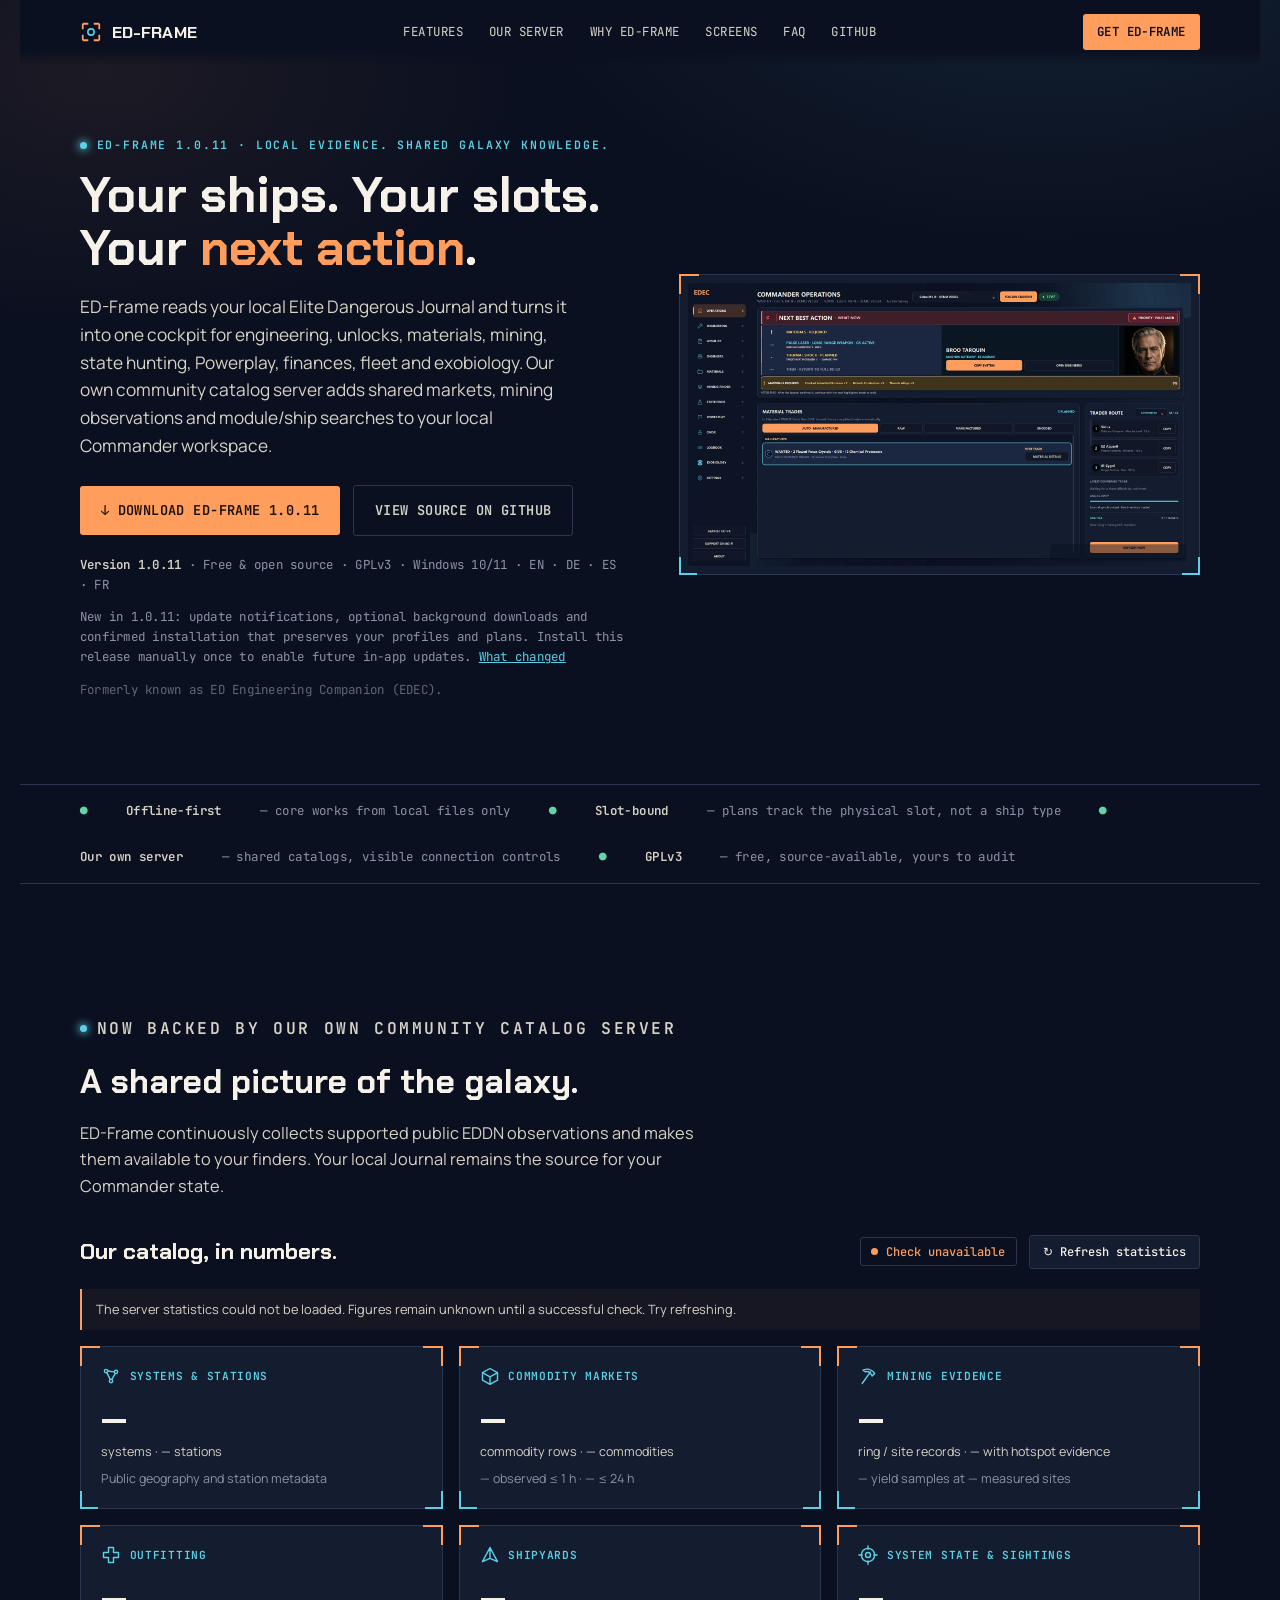
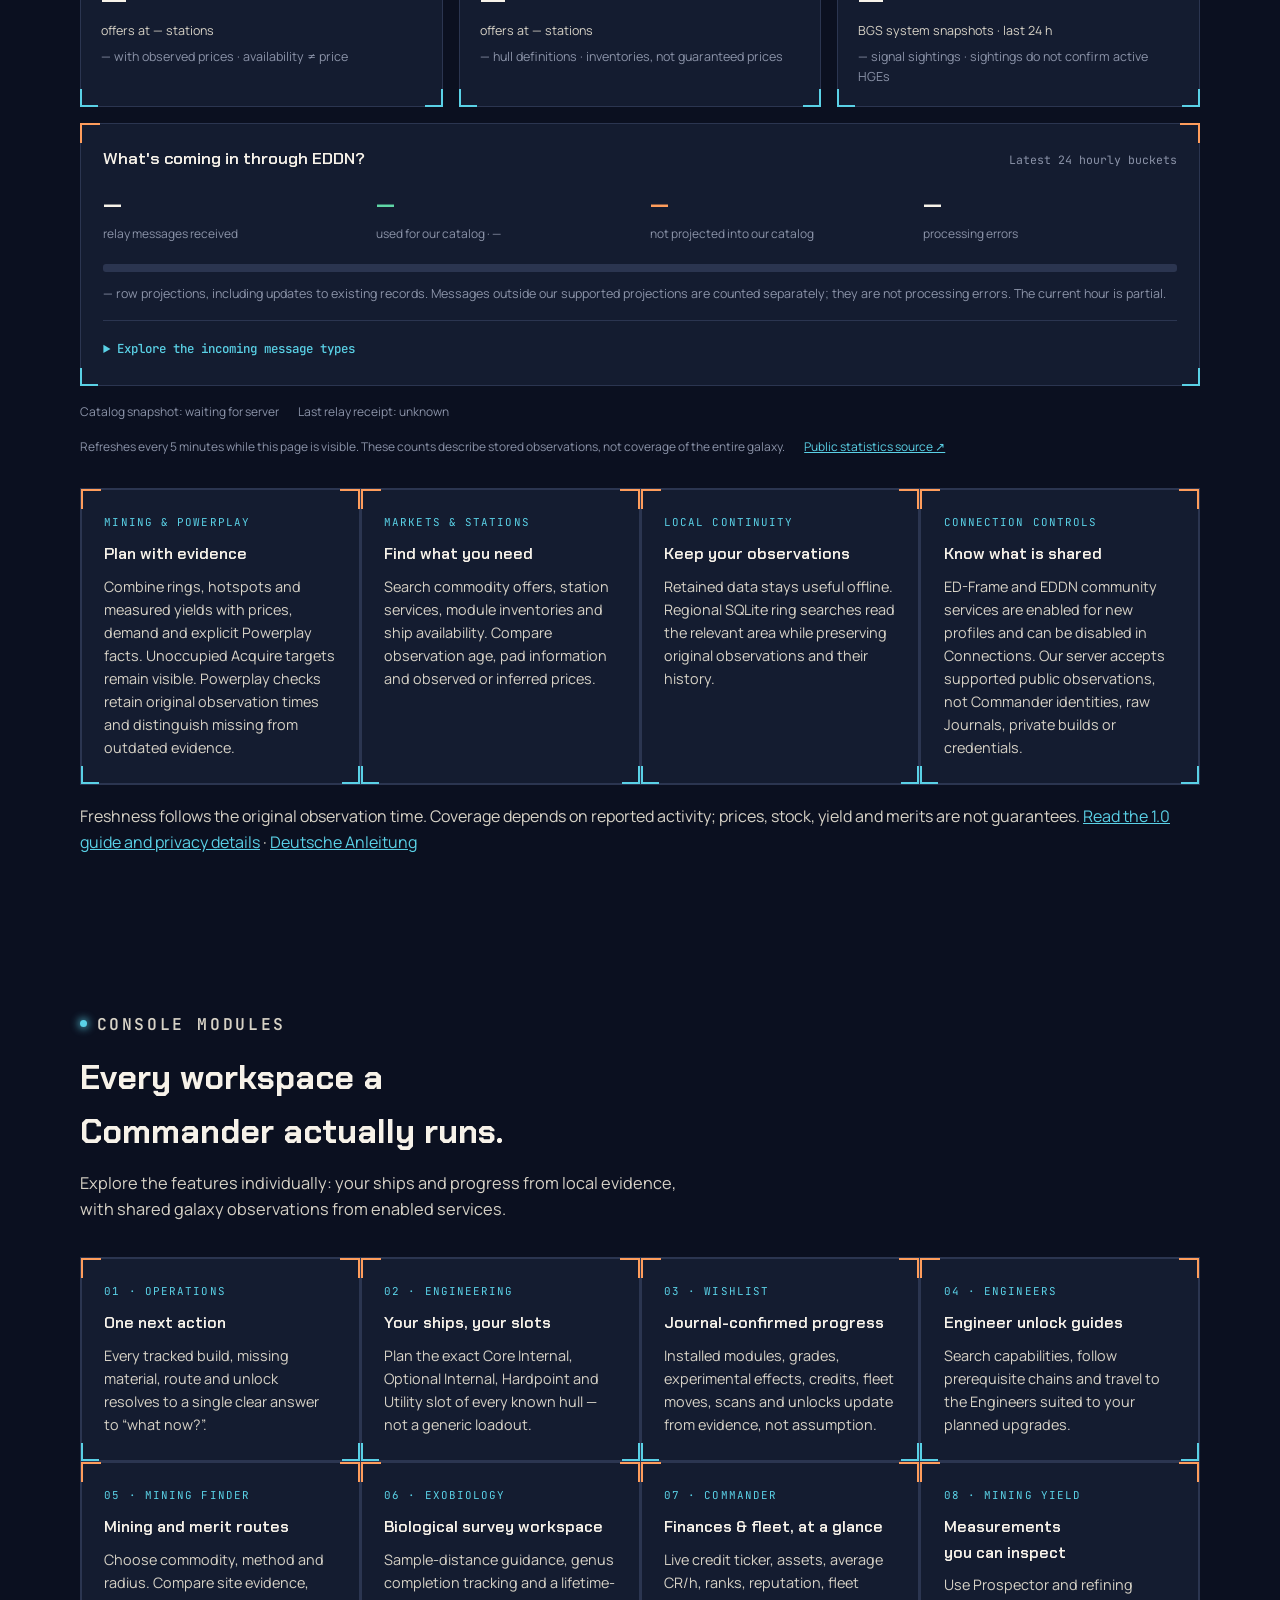
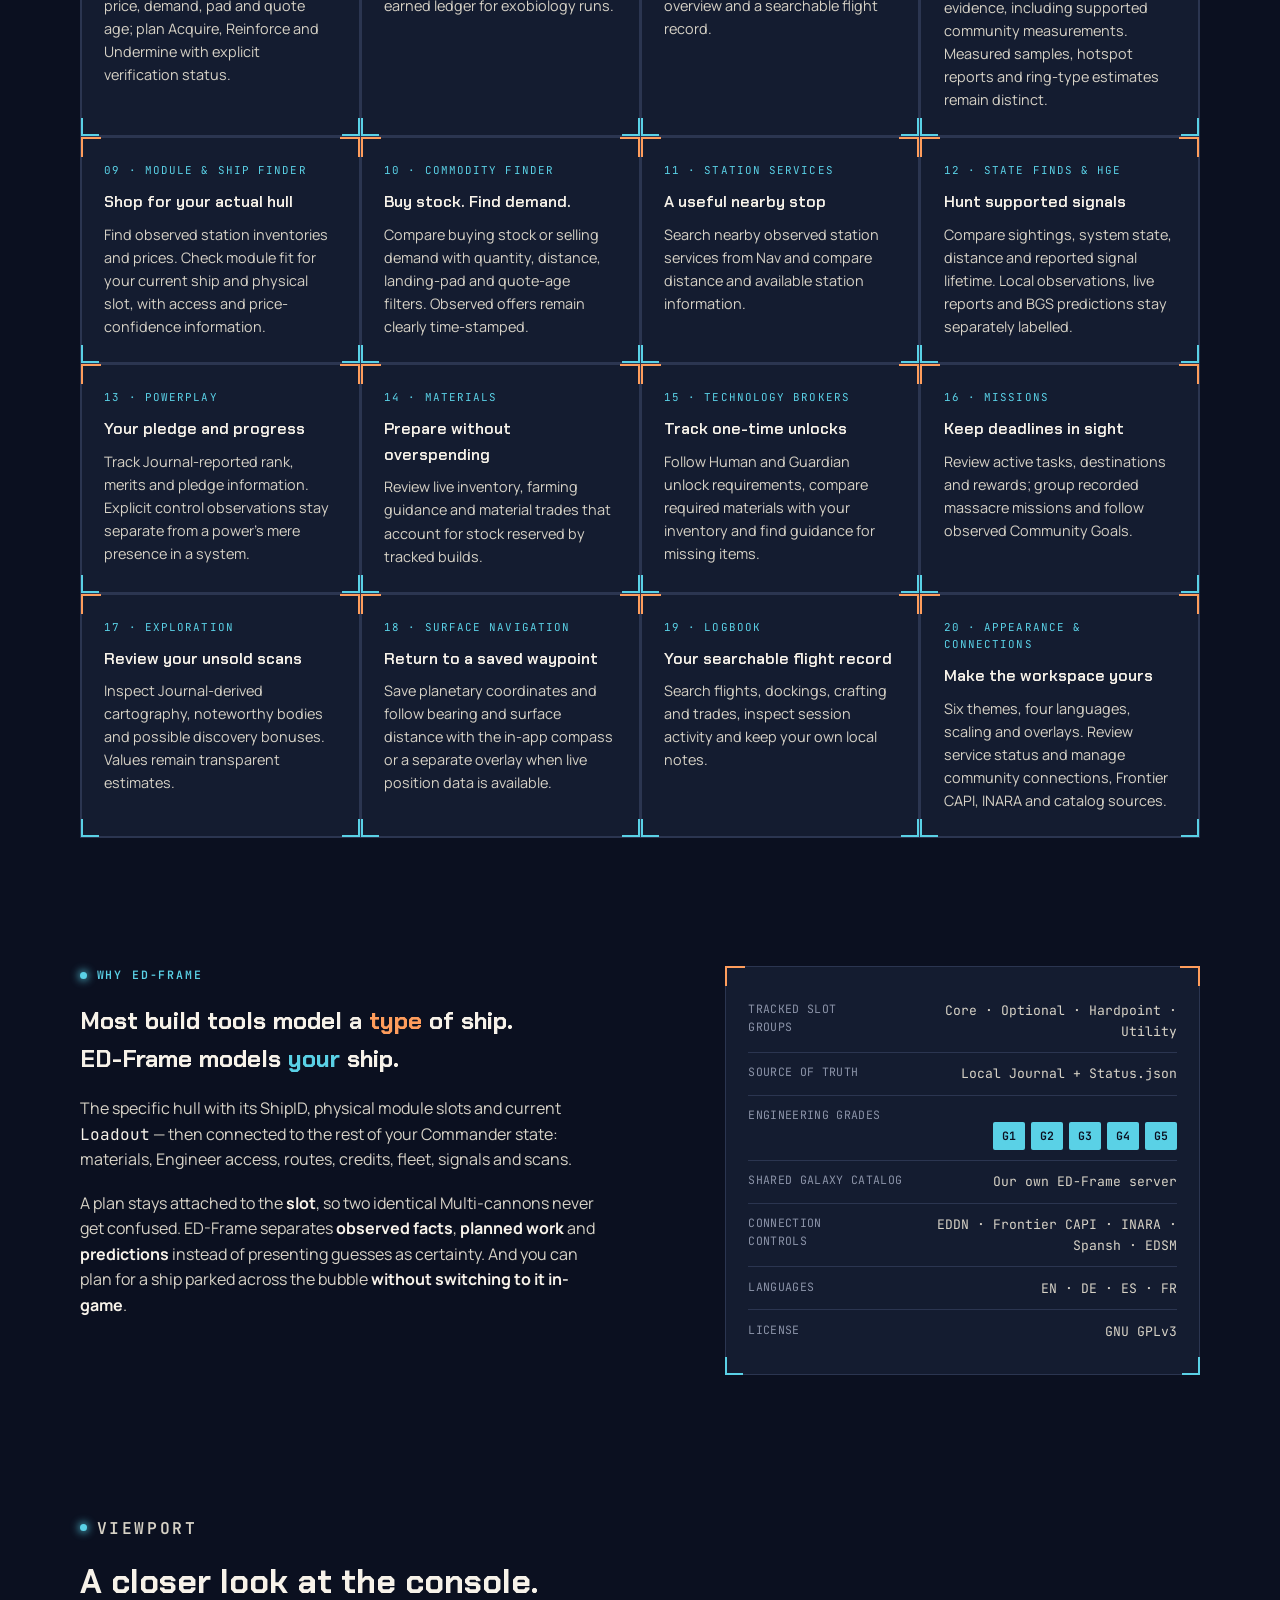
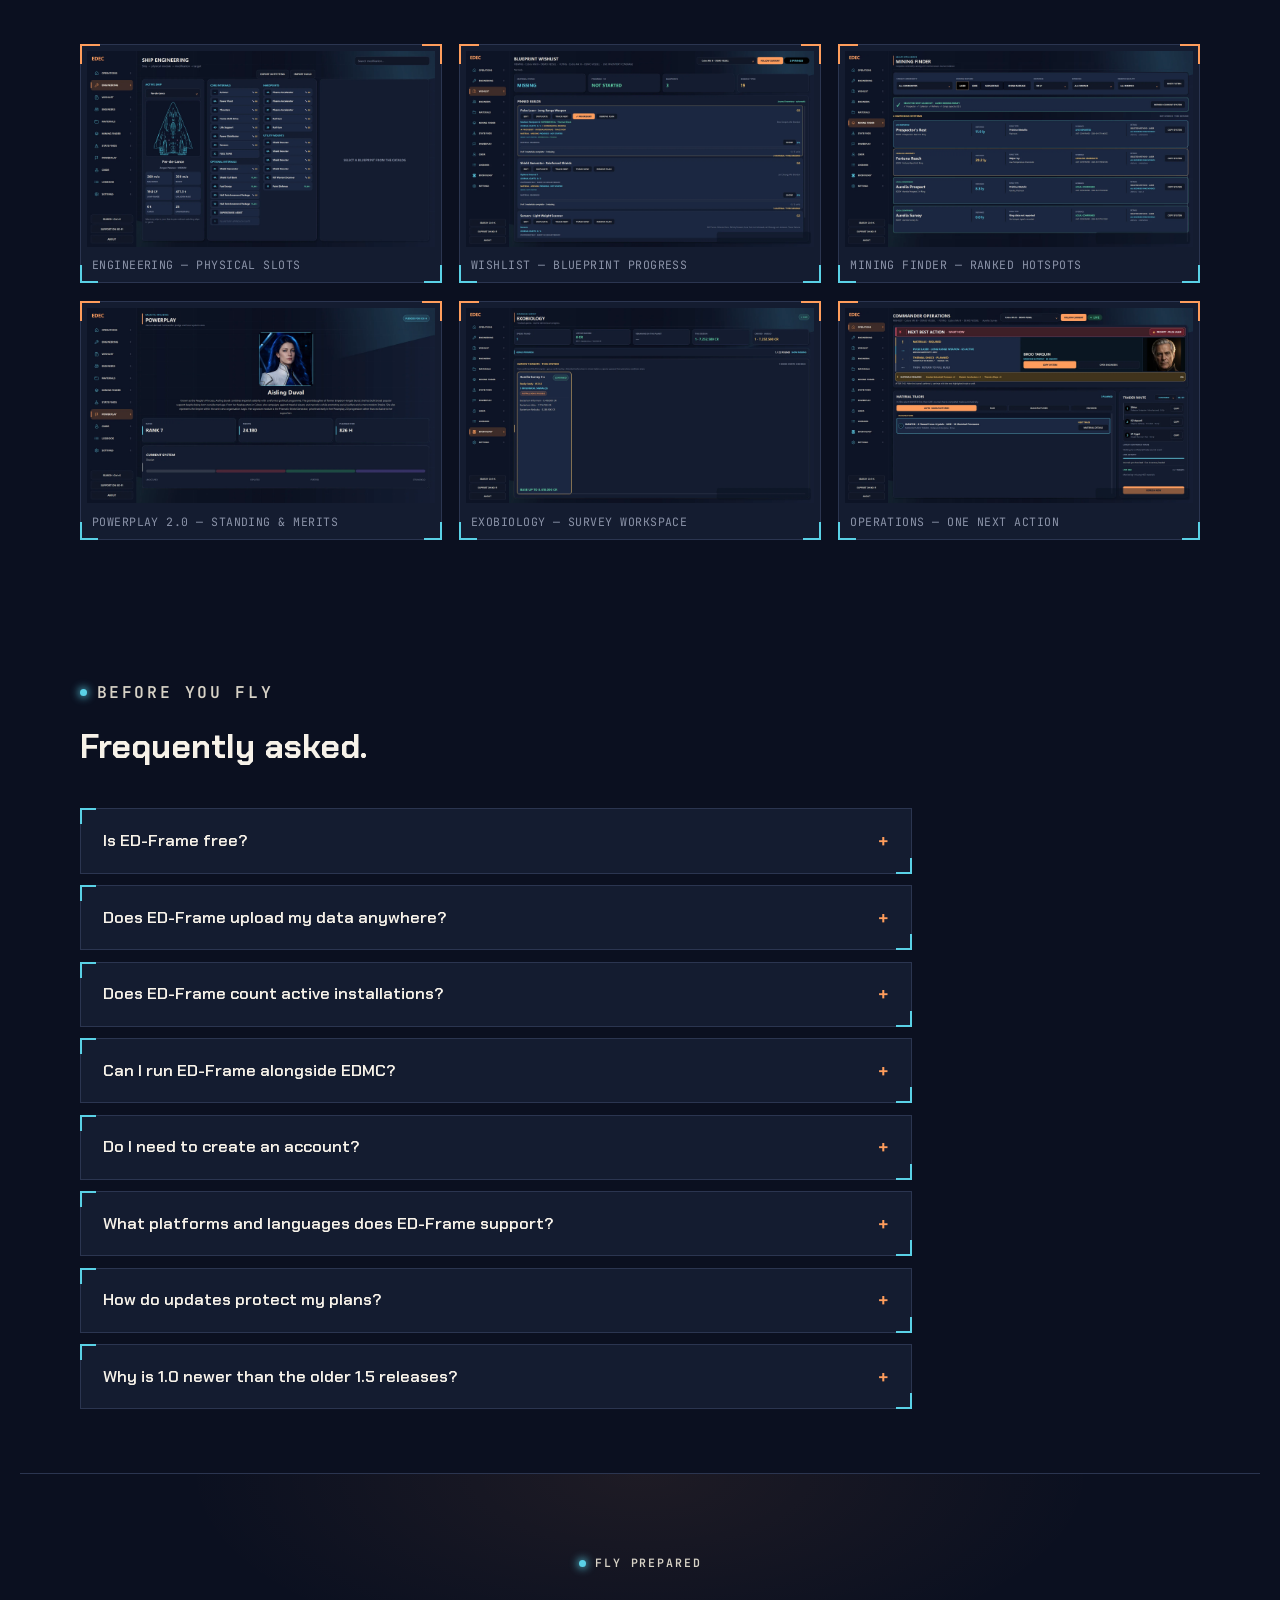
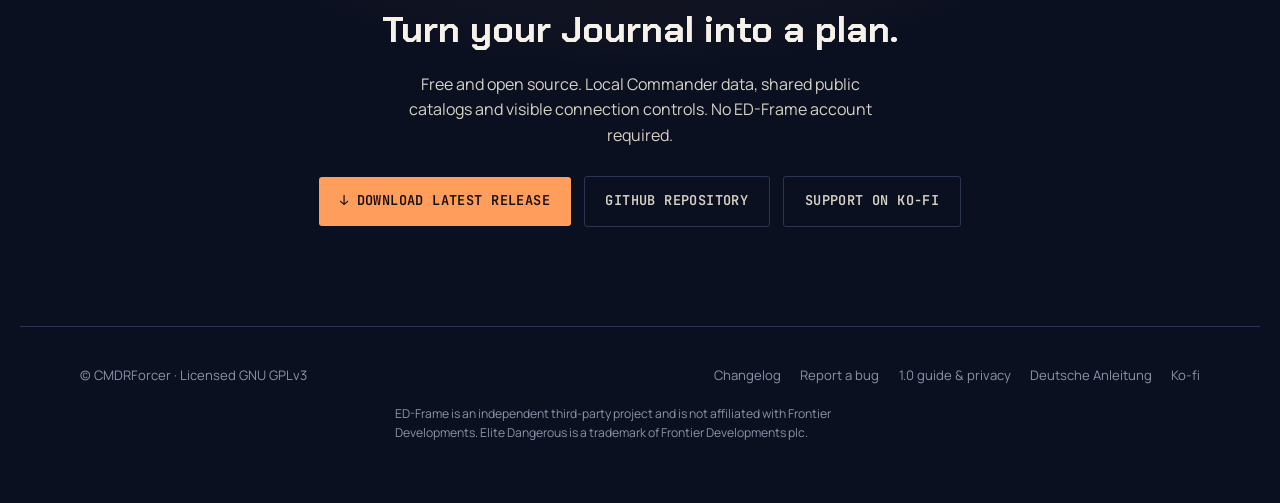
<file: index.html>
<!doctype html>
<html lang="en">
<head>
<meta charset="utf-8">
<meta name="viewport" content="width=device-width, initial-scale=1">
<title>ED-Frame 1.0.11 — Elite Dangerous Commander tools</title>
<meta name="description" content="ED-Frame 1.0: engineering, mining and merit routes, module and ship searches, markets, exploration and Commander tools. Local Journal data plus our own community catalog server. Free, open source, Windows.">
<meta name="google-site-verification" content="pTQ1wSss9-XCtUqQZglTNHCWRQ-l_kMuAjtGYscCRb4" />
<meta name="robots" content="index, follow">
<meta name="author" content="CMDRForcer">
<link rel="canonical" href="https://cmdrforcer.github.io/">
<meta property="og:type" content="website">
<meta property="og:locale" content="en_US">
<meta property="og:site_name" content="ED-Frame">
<meta property="og:title" content="ED-Frame 1.0.11">
<meta property="og:description" content="Your Elite Dangerous Commander workspace: engineering, mining and merit routes, markets and module/ship searches — backed by our own community catalog server.">
<meta property="og:url" content="https://cmdrforcer.github.io/">
<meta property="og:image" content="https://cmdrforcer.github.io/images/ed-frame-social-preview.png">
<meta property="og:image:type" content="image/png">
<meta property="og:image:width" content="1200">
<meta property="og:image:height" content="630">
<meta property="og:image:alt" content="ED-Frame banner with the tagline Your ships. Your slots. Your next action. and an orange navigation symbol for the Elite Dangerous Commander workspace">
<meta name="twitter:card" content="summary_large_image">
<meta name="twitter:title" content="ED-Frame 1.0.11">
<meta name="twitter:description" content="Engineering, mining, markets and Commander tools, backed by local Journal evidence and our own community catalog server. Free and open source.">
<meta name="twitter:image" content="https://cmdrforcer.github.io/images/ed-frame-social-preview.png">
<meta name="twitter:image:alt" content="ED-Frame banner with the tagline Your ships. Your slots. Your next action. and an orange navigation symbol for the Elite Dangerous Commander workspace">
<meta name="theme-color" content="#0b1020">
<link rel="stylesheet" href="server-statistics.css">
<script src="server-statistics.js" defer></script>
<link rel="preload" as="image" href="images/edec-operations.webp" fetchpriority="high">
<link rel="icon" href="data:image/svg+xml,%3Csvg xmlns='http://www.w3.org/2000/svg' viewBox='0 0 32 32'%3E%3Crect width='32' height='32' fill='%230b1020'/%3E%3Cpath d='M4 4h8M4 4v8M28 4h-8M28 4v8M4 28h8M4 28v-8M28 28h-8M28 28v-8' stroke='%23ff9d5c' stroke-width='2.4' fill='none'/%3E%3Ccircle cx='16' cy='16' r='4.5' fill='none' stroke='%235ad1e6' stroke-width='2.2'/%3E%3C/svg%3E">
<link rel="preconnect" href="https://fonts.googleapis.com">
<link rel="preconnect" href="https://fonts.gstatic.com" crossorigin>
<link rel="stylesheet" href="https://fonts.googleapis.com/css2?family=Chakra+Petch:wght@500;600;700&family=Manrope:wght@400;500;600;700;800&family=JetBrains+Mono:wght@400;500;600&display=swap">
<script type="application/ld+json">
{
  "@context": "https://schema.org",
  "@type": "SoftwareApplication",
  "name": "ED-Frame",
  "alternateName": ["FRAME", "ED Engineering Companion", "EDEC"],
  "applicationCategory": "UtilitiesApplication",
  "applicationSubCategory": "Elite Dangerous companion app",
  "operatingSystem": "Windows 10, Windows 11",
  "description": "ED-Frame 1.0 combines local Journal-driven engineering, mining and merit routes, markets, module and ship searches, exploration and Commander tools with its own public community catalog server.",
  "softwareVersion": "1.0.11",
  "url": "https://cmdrforcer.github.io/",
  "downloadUrl": "https://github.com/CMDRForcer/ED-Frame/releases/latest",
  "screenshot": "https://cmdrforcer.github.io/images/edec-operations.png",
  "keywords": "Elite Dangerous, engineering companion, ship outfitting planner, module slot tracker, Journal companion app, EDMC alternative, Powerplay tracker, mining finder, exobiology tracker, fleet carrier companion",
  "inLanguage": ["en", "de", "es", "fr"],
  "offers": {
    "@type": "Offer",
    "price": "0",
    "priceCurrency": "USD"
  },
  "license": "https://www.gnu.org/licenses/gpl-3.0.html",
  "sameAs": [
    "https://github.com/CMDRForcer/ED-Frame",
    "https://ko-fi.com/cmdrforcer"
  ],
  "author": {
    "@type": "Person",
    "name": "CMDRForcer"
  }
}
</script>
<script type="application/ld+json">
{
  "@context": "https://schema.org",
  "@type": "WebSite",
  "name": "ED-Frame",
  "url": "https://cmdrforcer.github.io/"
}
</script>
<script type="application/ld+json">
{
  "@context": "https://schema.org",
  "@type": "FAQPage",
  "mainEntity": [
    {
      "@type": "Question",
      "name": "Is ED-Frame free?",
      "acceptedAnswer": {
        "@type": "Answer",
        "text": "Yes. ED-Frame is free and open source under the GNU GPLv3 license, with no ads and no paid tier. You can also read every line of the code it runs."
      }
    },
    {
      "@type": "Question",
      "name": "Does ED-Frame upload my data anywhere?",
      "acceptedAnswer": {
        "@type": "Answer",
        "text": "The ED-Frame and EDDN community connections are enabled by default for new profiles and can be disabled in Connections. They support public observations; ED-Frame's own server does not accept Commander names/FIDs, raw Journal files, private builds or credentials. Frontier CAPI and INARA require separate setup. Local Commander data and retained observations remain on your computer."
      }
    },
    {
      "@type": "Question",
      "name": "Can I run ED-Frame alongside EDMC?",
      "acceptedAnswer": {
        "@type": "Answer",
        "text": "Yes. Both read the same local Journal files independently and read-only, so there's no file conflict. If you enable EDDN uploads in both, each sends its own copy of the same events, which is harmless but redundant — leave that switch on in only one of them."
      }
    },
    {
      "@type": "Question",
      "name": "Do I need to create an account?",
      "acceptedAnswer": {
        "@type": "Answer",
        "text": "No account is required to use ED-Frame. Signing in to Frontier CAPI or INARA is only needed if you choose to enable those optional integrations."
      }
    },
    {
      "@type": "Question",
      "name": "What platforms and languages does ED-Frame support?",
      "acceptedAnswer": {
        "@type": "Answer",
        "text": "ED-Frame runs on Windows 10 and 11, with the interface available in English, German, Spanish and French."
      }
    },
    {
      "@type": "Question",
      "name": "Does ED-Frame count active installations?",
      "acceptedAnswer": {
        "@type": "Answer",
        "text": "Release builds automatically count active installations with a random UUID4 installation ID and the app version. The random ID remains recognizable across days. At most one ping is sent per UTC day while the ED-Frame catalog is enabled. The same ID is used for all Commander profiles; it is not a hardware ID. The database stores only ID, UTC day and version and deletes entries older than 90 days daily. It stores no IP addresses. No Commander names/FIDs, Journals, gameplay events or screen/activity data are sent. Existing server access logging stays unchanged. There is no dedicated counting switch; Settings → Connections and onboarding explain the data sent. Disabling the ED-Frame catalog or setting EDFRAME_NO_USAGE_PING=1 prevents pings. Development builds never ping; failed days are not replayed. You can view and copy your ID in Settings → About. Installation statistics are private and are not shown on this website."
      }
    },
    {
      "@type": "Question",
      "name": "How do updates protect my plans?",
      "acceptedAnswer": {
        "@type": "Answer",
        "text": "Install 1.0.11 manually once; earlier releases have no updater. Quit the old app and extract the complete ZIP into a new folder. Existing profiles and plans are reused from the separate AppData folder. Future compatible releases appear in Settings → About, with optional background downloads and installation after you choose Update and restart. The updater verifies the package, backs up all local profiles and keeps the previous app. Failed replacement or startup restores the old app and profile snapshot. Backups and previous program folders remain available and take additional disk space. Release builds check GitHub at most once per UTC day independently of the catalog connection, without sending installation IDs or Commander/Journal data. Disable automatic checks in About or set EDFRAME_NO_UPDATES=1 to disable all checks."
      }
    }
  ]
}
</script>
<style>
  :root{
    --bg:#0b1020; --bg2:#0e1426; --panel:#141c30; --panel-raised:#1c2740;
    --border:#2b3550; --text:#f7f2e9; --text2:#d7d2c6; --muted:#8b93a8;
    --accent:#ff9d5c; --accent-dim:#c97a49; --cyan:#5ad1e6; --cyan-dim:#3a97ad;
    --success:#5fd6a6;
    --display:"Chakra Petch",ui-sans-serif,system-ui,sans-serif;
    --body:"Manrope",ui-sans-serif,system-ui,sans-serif;
    --mono:"JetBrains Mono",ui-monospace,"SFMono-Regular",Menlo,monospace;
    color-scheme: dark;
  }
  *{box-sizing:border-box;}
  html{scroll-behavior:smooth;}
  body{
    margin:0; background:var(--bg); color:var(--text2);
    font-family:var(--body); font-size:16px; line-height:1.6;
    padding-inline:20px;
    background-image:
      radial-gradient(ellipse 900px 500px at 82% -6%, rgba(90,209,230,.09), transparent 60%),
      radial-gradient(ellipse 700px 420px at 8% 8%, rgba(255,157,92,.07), transparent 60%);
    background-attachment:fixed;
  }
  h1,h2,h3{font-family:var(--display); color:var(--text); text-wrap:balance; margin:0;}
  a{color:var(--cyan);}
  img{max-width:100%; display:block; height:auto;}
  .wrap{max-width:1120px; margin-inline:auto;}
  .eyebrow{
    font-family:var(--mono); font-size:.72rem; font-weight:600; letter-spacing:.16em;
    text-transform:uppercase; color:var(--cyan); margin:0 0 .9rem;
    display:flex; align-items:center; gap:.6rem;
  }
  .eyebrow::before{content:"";width:7px;height:7px;border-radius:50%;background:var(--cyan);
    box-shadow:0 0 8px 1px var(--cyan);}

  /* ---------- HUD bracket frame: a real Elite Dangerous UI motif,
     angled corner brackets like a scanner/targeting readout ---------- */
  .hud{
    position:relative; border:1px solid var(--border); background:var(--panel);
    border-radius:2px;
  }
  .hud::before,.hud::after,.hud .bl,.hud .br{
    content:""; position:absolute; width:18px; height:18px; pointer-events:none;
  }
  .hud::before{top:-1px; left:-1px; border-top:2px solid var(--accent); border-left:2px solid var(--accent);}
  .hud::after{top:-1px; right:-1px; border-top:2px solid var(--accent); border-right:2px solid var(--accent);}
  .hud .bl{bottom:-1px; left:-1px; border-bottom:2px solid var(--cyan); border-left:2px solid var(--cyan);}
  .hud .br{bottom:-1px; right:-1px; border-bottom:2px solid var(--cyan); border-right:2px solid var(--cyan);}

  /* ---------- nav ---------- */
  header.nav{
    position:sticky; top:0; z-index:20; padding-block:14px;
    background:linear-gradient(var(--bg) 78%, transparent);
    backdrop-filter:blur(6px);
  }
  .nav .wrap{display:flex; align-items:center; justify-content:space-between; gap:1rem;}
  .brand{display:flex; align-items:center; gap:.6rem; font-family:var(--display); font-weight:700;
    color:var(--text); font-size:1.05rem; letter-spacing:.01em; text-decoration:none;}
  .brand svg{flex:none;}
  nav.links{display:flex; gap:1.6rem; font-family:var(--mono); font-size:.78rem;
    letter-spacing:.04em; text-transform:uppercase;}
  nav.links a{color:var(--text2); text-decoration:none; border-bottom:1px solid transparent;}
  nav.links a:hover{color:var(--cyan); border-color:var(--cyan);}
  .navcta{
    font-family:var(--mono); font-size:.78rem; font-weight:600; letter-spacing:.03em;
    color:var(--bg); background:var(--accent); padding:.5rem .9rem; border-radius:3px;
    text-decoration:none; text-transform:uppercase; white-space:nowrap;
  }

  /* ---------- hero ---------- */
  .hero{padding-block:clamp(2.5rem,6vw,4.5rem) 1rem;}
  .hero .wrap{display:grid; grid-template-columns:1.05fr 1fr; gap:clamp(1.5rem,4vw,3.5rem); align-items:center;}
  .hero h1{font-size:clamp(2rem,4.4vw,3.1rem); line-height:1.08; font-weight:700;}
  .hero h1 em{font-style:normal; color:var(--accent);}
  .hero p.lead{font-size:1.08rem; color:var(--text2); margin:1.1rem 0 1.6rem; max-width:46ch;}
  .cta-row{display:flex; flex-wrap:wrap; gap:.8rem; align-items:center; margin-bottom:1.2rem;}
  .btn{
    font-family:var(--mono); font-weight:600; font-size:.85rem; letter-spacing:.03em;
    text-decoration:none; padding:.85rem 1.3rem; border-radius:3px; text-transform:uppercase;
    display:inline-flex; align-items:center; gap:.5rem;
  }
  .btn-primary{background:var(--accent); color:#1a0f06;}
  .btn-primary:hover{background:#ffb37c;}
  .btn-ghost{border:1px solid var(--border); color:var(--text2);}
  .btn-ghost:hover{border-color:var(--cyan); color:var(--cyan);}
  .meta-line{
    font-family:var(--mono); font-size:.78rem; color:var(--muted); letter-spacing:.02em;
  }
  .meta-line b{color:var(--text2); font-weight:600;}
  .hero-shot{padding:8px;}
  .hero-shot img{border-radius:1px; aspect-ratio:16/9; width:100%; object-fit:cover;}

  /* ---------- status strip ---------- */
  .strip{border-block:1px solid var(--border); margin-block:clamp(2rem,5vw,3.5rem);}
  .strip .wrap{
    display:flex; flex-wrap:wrap; gap:1.6rem 2.4rem; padding-block:1rem;
    font-family:var(--mono); font-size:.78rem; color:var(--muted); letter-spacing:.03em;
  }
  .strip .wrap span{color:var(--success);}
  .strip .wrap i{font-style:normal; color:var(--text2); font-weight:600;}

  /* ---------- sections ---------- */
  section{padding-block:clamp(2.5rem,5vw,4rem);}
  .section-head{max-width:62ch; margin-bottom:2.2rem;}
  .section-head h2{font-size:clamp(1.5rem,3vw,2.1rem);}
  .section-head p{color:var(--text2); margin-top:.7rem; font-size:1.02rem;}

  /* ---------- console module grid ---------- */
  .grid{display:grid; grid-template-columns:repeat(4,1fr); gap:1px; background:var(--border);
    border:1px solid var(--border);}
  .grid .cell{background:var(--panel); padding:1.5rem 1.4rem; position:relative;}
  .grid .cell .tag{font-family:var(--mono); font-size:.68rem; color:var(--cyan);
    letter-spacing:.1em; text-transform:uppercase; margin-bottom:.6rem; display:block;}
  .grid .cell h3{font-size:1rem; font-weight:600; margin-bottom:.5rem;}
  .grid .cell p{font-size:.9rem; color:var(--text2); margin:0;}

  /* ---------- why / readout ---------- */
  .why{display:grid; grid-template-columns:1.1fr .9fr; gap:clamp(2rem,5vw,4rem); align-items:start;}
  .why .copy p{margin:0 0 1.1rem; max-width:52ch;}
  .why .copy p:last-child{margin-bottom:0;}
  .why .copy strong{color:var(--text); font-weight:700;}
  .readout{padding:1.4rem;}
  .readout .rowline{
    display:flex; justify-content:space-between; gap:1rem; padding-block:.65rem;
    border-bottom:1px solid var(--border); font-family:var(--mono); font-size:.82rem;
  }
  .readout .rowline:last-child{border-bottom:none;}
  .readout .rowline .k{color:var(--muted); letter-spacing:.03em; text-transform:uppercase; font-size:.72rem;}
  .readout .rowline .v{color:var(--text2); text-align:right;}
  .grade-row{display:flex; gap:.4rem; margin-top:1rem; flex-wrap:wrap;}
  .grade-pill{
    font-family:var(--mono); font-size:.72rem; font-weight:600; color:var(--bg);
    background:var(--cyan); border-radius:2px; padding:.28rem .55rem;
  }

  /* ---------- gallery ---------- */
  .gallery{display:grid; grid-template-columns:repeat(3,1fr); gap:1.1rem;}
  .gallery figure{margin:0; padding:6px;}
  .gallery figure img{aspect-ratio:16/9; width:100%; object-fit:cover;}
  .gallery figcaption{
    font-family:var(--mono); font-size:.72rem; letter-spacing:.04em; text-transform:uppercase;
    color:var(--muted); padding:.6rem .3rem .1rem;
  }

  /* ---------- faq ---------- */
  .faq-list{display:flex; flex-direction:column; gap:.7rem; max-width:52rem;}
  .faq-item{
    border:1px solid var(--border); background:var(--panel); position:relative;
  }
  .faq-item::before,.faq-item::after{content:"";position:absolute;width:14px;height:14px;}
  .faq-item::before{top:-1px;left:-1px;border-top:2px solid var(--cyan);border-left:2px solid var(--cyan);}
  .faq-item::after{bottom:-1px;right:-1px;border-bottom:2px solid var(--cyan);border-right:2px solid var(--cyan);}
  .faq-item summary{
    list-style:none; cursor:pointer; padding:1.1rem 1.4rem; display:flex;
    align-items:center; justify-content:space-between; gap:1rem;
    font-family:var(--display); font-weight:600; color:var(--text); font-size:1.02rem;
  }
  .faq-item summary::-webkit-details-marker{display:none;}
  .faq-item summary .mark{
    font-family:var(--mono); color:var(--accent); font-size:1.1rem; flex:none;
    transition:transform .2s ease;
  }
  .faq-item[open] summary .mark{transform:rotate(45deg);}
  .faq-item .a{padding:0 1.4rem 1.2rem; color:var(--text2); max-width:60ch;}

  /* ---------- closer ---------- */
  .closer{
    text-align:center; padding-block:clamp(3rem,7vw,5rem); border-top:1px solid var(--border);
    border-bottom:1px solid var(--border);
    background:radial-gradient(ellipse 700px 300px at 50% 0%, rgba(255,157,92,.08), transparent 65%);
  }
  .closer h2{font-size:clamp(1.6rem,3.4vw,2.3rem); margin-bottom:.8rem;}
  .closer p{max-width:48ch; margin:0 auto 1.7rem; color:var(--text2);}
  .closer .cta-row{justify-content:center;}

  /* ---------- footer ---------- */
  footer{padding-block:2.4rem 3rem;}
  footer .wrap{display:flex; flex-wrap:wrap; justify-content:space-between; gap:1rem 2rem;
    font-size:.82rem; color:var(--muted);}
  footer a{color:var(--muted); text-decoration:none;}
  footer a:hover{color:var(--cyan);}
  footer .links{display:flex; gap:1.2rem; flex-wrap:wrap;}
  footer .disclaimer{max-width:70ch; margin-top:1.2rem; font-size:.76rem; line-height:1.55;}

  @media (max-width:860px){
    .hero .wrap{grid-template-columns:1fr;}
    .hero .hero-shot{order:-1;}
    .grid{grid-template-columns:repeat(2,1fr);}
    .why{grid-template-columns:1fr;}
    .gallery{grid-template-columns:repeat(2,1fr);}
    nav.links{display:none;}
  }
  @media (max-width:520px){
    .grid{grid-template-columns:1fr;}
    .gallery{grid-template-columns:1fr;}
    .cta-row{flex-direction:column; align-items:stretch;}
    .btn{justify-content:center;}
  }
  @media (prefers-reduced-motion:no-preference){
    .eyebrow::before{animation:blink 2.4s ease-in-out infinite;}
  }
  @keyframes blink{0%,100%{opacity:1;} 50%{opacity:.35;}}
</style>
</head>
<body>

<header class="nav">
  <div class="wrap">
    <a class="brand" href="#top">
      <svg width="22" height="22" viewBox="0 0 32 32" aria-hidden="true">
        <path d="M4 4h8M4 4v8M28 4h-8M28 4v8M4 28h8M4 28v-8M28 28h-8M28 28v-8"
          stroke="#ff9d5c" stroke-width="2.6" fill="none"/>
        <circle cx="16" cy="16" r="4.6" fill="none" stroke="#5ad1e6" stroke-width="2.3"/>
      </svg>
      ED-FRAME
    </a>
    <nav class="links">
      <a href="#console">Features</a>
      <a href="#server">Our server</a>
      <a href="#why">Why ED-Frame</a>
      <a href="#screens">Screens</a>
      <a href="#faq">FAQ</a>
      <a href="https://github.com/CMDRForcer/ED-Frame">GitHub</a>
    </nav>
    <a class="navcta" href="https://github.com/CMDRForcer/ED-Frame/releases/latest">Get ED-Frame</a>
  </div>
</header>

<main id="top">

  <section class="hero">
    <div class="wrap">
      <div>
        <p class="eyebrow">ED-Frame 1.0.11 · Local evidence. Shared galaxy knowledge.</p>
        <h1>Your ships. Your slots.<br>Your <em>next action</em>.</h1>
        <p class="lead">ED-Frame reads your local Elite Dangerous Journal and turns it into one
          cockpit for engineering, unlocks, materials, mining, state hunting, Powerplay,
          finances, fleet and exobiology. Our own community catalog server adds shared
          markets, mining observations and module/ship searches to your local Commander workspace.</p>
        <div class="cta-row">
          <a class="btn btn-primary" href="https://github.com/CMDRForcer/ED-Frame/releases/latest">
            ↓ Download ED-Frame 1.0.11</a>
          <a class="btn btn-ghost" href="https://github.com/CMDRForcer/ED-Frame">View source on GitHub</a>
        </div>
        <p class="meta-line"><b>Version 1.0.11</b> · Free &amp; open source · GPLv3 · Windows 10/11 · EN · DE · ES · FR</p>
        <p class="meta-line">New in 1.0.11: update notifications, optional background downloads and confirmed installation that preserves your profiles and plans. Install this release manually once to enable future in-app updates. <a href="https://github.com/CMDRForcer/ED-Frame/releases/tag/1.0.11">What changed</a></p>
        <p class="meta-line" style="opacity:.65;margin-top:.3rem;">Formerly known as ED Engineering Companion (EDEC).</p>
      </div>
      <div class="hud hero-shot">
        <span class="bl"></span><span class="br"></span>
        <picture>
          <source srcset="images/edec-operations.webp" type="image/webp">
          <img src="images/edec-operations.png" width="1920" height="1080" loading="eager"
               fetchpriority="high"
               alt="ED-Frame Operations page showing the next recommended action, an engineering build queue and route to the nearest Engineer">
        </picture>
      </div>
    </div>
  </section>

  <div class="strip">
    <div class="wrap">
      <span>●</span> <i>Offline-first</i> — core works from local files only
      <span>●</span> <i>Slot-bound</i> — plans track the physical slot, not a ship type
      <span>●</span> <i>Our own server</i> — shared catalogs, visible connection controls
      <span>●</span> <i>GPLv3</i> — free, source-available, yours to audit
    </div>
  </div>

  <section id="server">
    <div class="wrap">
      <div class="section-head">
        <p class="eyebrow">Now backed by our own community catalog server</p>
        <h2>A shared picture of the galaxy.</h2>
        <p>ED-Frame continuously collects supported public EDDN observations and makes them available to your finders. Your local Journal remains the source for your Commander state.</p>
      </div>
      <div class="server-dashboard" id="server-statistics" data-endpoint="https://vps-20b25c36.vps.ovh.net/v1/status" aria-busy="false" aria-labelledby="server-statistics-title">
        <div class="stats-topline">
          <h3 id="server-statistics-title">Our catalog, in numbers.</h3>
          <div class="stats-controls">
            <span class="stats-status" data-status data-state="checking" role="status" aria-live="polite">Checking server</span>
            <button class="stats-refresh" type="button" data-refresh>↻ Refresh statistics</button>
          </div>
        </div>
        <p class="stats-notice" data-notice hidden></p>
        <div class="stats-grid">
          <article class="hud stats-card"><span class="bl"></span><span class="br"></span>
            <span class="stats-label"><svg class="stats-icon" viewBox="0 0 24 24" aria-hidden="true"><circle cx="6" cy="6" r="2"/><circle cx="18" cy="7" r="2"/><circle cx="12" cy="18" r="2"/><path d="m8 6 8 1M7 8l4 8m6-7-4 7"/></svg>Systems &amp; stations</span>
            <strong class="stats-value" data-stat="systems">—</strong>
            <p class="stats-caption">systems · <span data-stat="stations">—</span> stations</p>
            <p class="stats-detail">Public geography and station metadata</p>
          </article>
          <article class="hud stats-card"><span class="bl"></span><span class="br"></span>
            <span class="stats-label"><svg class="stats-icon" viewBox="0 0 24 24" aria-hidden="true"><path d="m12 3 9 5-9 5-9-5 9-5Zm-9 5v9l9 5 9-5V8m-9 5v9"/></svg>Commodity markets</span>
            <strong class="stats-value" data-stat="markets">—</strong>
            <p class="stats-caption">commodity rows · <span data-stat="commodities">—</span> commodities</p>
            <p class="stats-detail"><span data-stat="freshMarkets1h">—</span> observed ≤ 1 h · <span data-stat="freshMarkets24h">—</span> ≤ 24 h</p>
          </article>
          <article class="hud stats-card"><span class="bl"></span><span class="br"></span>
            <span class="stats-label"><svg class="stats-icon" viewBox="0 0 24 24" aria-hidden="true"><path d="m5 21 10-14m-6-3c5-1 8 1 11 5l-3 3c-2-4-5-6-8-5L6 5l3-1Z"/></svg>Mining evidence</span>
            <strong class="stats-value" data-stat="sites">—</strong>
            <p class="stats-caption">ring / site records · <span data-stat="siteHotspotPercent">—</span> with hotspot evidence</p>
            <p class="stats-detail"><span data-stat="yield_samples">—</span> yield samples at <span data-stat="measured_sites">—</span> measured sites</p>
          </article>
          <article class="hud stats-card"><span class="bl"></span><span class="br"></span>
            <span class="stats-label"><svg class="stats-icon" viewBox="0 0 24 24" aria-hidden="true"><path d="M9 3h6v6h6v6h-6v6H9v-6H3V9h6V3Z"/></svg>Outfitting</span>
            <strong class="stats-value" data-stat="module_offers">—</strong>
            <p class="stats-caption">offers at <span data-stat="outfitting_stations">—</span> stations</p>
            <p class="stats-detail"><span data-stat="priced_module_offers">—</span> with observed prices · availability ≠ price</p>
          </article>
          <article class="hud stats-card"><span class="bl"></span><span class="br"></span>
            <span class="stats-label"><svg class="stats-icon" viewBox="0 0 24 24" aria-hidden="true"><path d="m12 3 9 17-9-4-9 4 9-17Zm0 0v13"/></svg>Shipyards</span>
            <strong class="stats-value" data-stat="ship_offers">—</strong>
            <p class="stats-caption">offers at <span data-stat="shipyard_stations">—</span> stations</p>
            <p class="stats-detail"><span data-stat="catalog_ships">—</span> hull definitions · inventories, not guaranteed prices</p>
          </article>
          <article class="hud stats-card"><span class="bl"></span><span class="br"></span>
            <span class="stats-label"><svg class="stats-icon" viewBox="0 0 24 24" aria-hidden="true"><circle cx="12" cy="12" r="8"/><circle cx="12" cy="12" r="3"/><path d="M12 1v4m0 14v4M1 12h4m14 0h4"/></svg>System state &amp; sightings</span>
            <strong class="stats-value" data-stat="state_bgs_snapshots">—</strong>
            <p class="stats-caption">BGS system snapshots · last 24 h</p>
            <p class="stats-detail"><span data-stat="state_signal_sightings">—</span> signal sightings · sightings do not confirm active HGEs</p>
          </article>
        </div>
        <div class="hud stats-intake"><span class="bl"></span><span class="br"></span>
          <div class="stats-intake-head"><h4>What's coming in through EDDN?</h4><span class="stats-window">Latest 24 hourly buckets</span></div>
          <div class="stats-intake-grid">
            <div><strong data-stat="messages">—</strong><span>relay messages received</span></div>
            <div><strong class="stats-used" data-stat="usedMessages">—</strong><span>used for our catalog · <span data-stat="usedPercent">—</span></span></div>
            <div><strong class="stats-ignored" data-stat="ignoredMessages">—</strong><span>not projected into our catalog</span></div>
            <div><strong data-stat="errors">—</strong><span>processing errors</span></div>
          </div>
          <div class="stats-meter" data-meter-label role="img" aria-label="Waiting for incoming message statistics"><span class="stats-meter-used" data-meter="used"></span><span class="stats-meter-ignored" data-meter="ignored"></span><span class="stats-meter-errors" data-meter="errors"></span></div>
          <p class="stats-explanation"><span data-stat="projectedRows">—</span> row projections, including updates to existing records. Messages outside our supported projections are counted separately; they are not processing errors. The current hour is partial.</p>
          <details class="stats-details"><summary>Explore the incoming message types</summary>
            <div class="stats-table-wrap"><table class="stats-table"><caption class="stats-explanation">Received messages and catalog projections by public EDDN schema</caption><thead><tr><th scope="col">Message type</th><th scope="col">Received</th><th scope="col">Used</th><th scope="col">Row projections</th><th scope="col">Errors</th></tr></thead><tbody data-schemas></tbody></table></div>
          </details>
        </div>
        <p class="stats-footnote"><span>Catalog snapshot: <time data-time="snapshot">waiting for server</time></span><span>Last relay receipt: <time data-time="receipt">unknown</time></span></p>
        <p class="stats-footnote">Refreshes every 5 minutes while this page is visible. These counts describe stored observations, not coverage of the entire galaxy. <a href="https://vps-20b25c36.vps.ovh.net/v1/status" rel="noopener" target="_blank">Public statistics source ↗</a></p>
        <noscript><p class="stats-notice">Enable JavaScript to display current figures, or <a href="https://vps-20b25c36.vps.ovh.net/v1/status">open the public statistics</a>.</p></noscript>
      </div>
      <div class="grid">
        <div class="hud cell"><span class="bl"></span><span class="br"></span>
          <span class="tag">Mining &amp; Powerplay</span>
          <h3>Plan with evidence</h3>
          <p>Combine rings, hotspots and measured yields with prices, demand and explicit Powerplay facts. Unoccupied Acquire targets remain visible. Powerplay checks retain original observation times and distinguish missing from outdated evidence.</p>
        </div>
        <div class="hud cell"><span class="bl"></span><span class="br"></span>
          <span class="tag">Markets &amp; stations</span>
          <h3>Find what you need</h3>
          <p>Search commodity offers, station services, module inventories and ship availability. Compare observation age, pad information and observed or inferred prices.</p>
        </div>
        <div class="hud cell"><span class="bl"></span><span class="br"></span>
          <span class="tag">Local continuity</span>
          <h3>Keep your observations</h3>
          <p>Retained data stays useful offline. Regional SQLite ring searches read the relevant area while preserving original observations and their history.</p>
        </div>
        <div class="hud cell"><span class="bl"></span><span class="br"></span>
          <span class="tag">Connection controls</span>
          <h3>Know what is shared</h3>
          <p>ED-Frame and EDDN community services are enabled for new profiles and can be disabled in Connections. Our server accepts supported public observations, not Commander identities, raw Journals, private builds or credentials.</p>
        </div>
      </div>
      <p style="margin-top:1.2rem;">Freshness follows the original observation time. Coverage depends on reported activity; prices, stock, yield and merits are not guarantees. <a href="https://github.com/CMDRForcer/ED-Frame/blob/main/docs/ED-Frame-1.0-Guide-EN.md">Read the 1.0 guide and privacy details</a> · <a href="https://github.com/CMDRForcer/ED-Frame/blob/main/docs/ED-Frame-1.0-Guide-DE.md" lang="de">Deutsche Anleitung</a></p>
    </div>
  </section>

  <section id="console">
    <div class="wrap">
      <div class="section-head">
        <p class="eyebrow">Console modules</p>
        <h2>Every workspace a Commander actually runs.</h2>
        <p>Explore the features individually: your ships and progress from local evidence, with shared galaxy observations from enabled services.</p>
      </div>
      <div class="grid">
        <div class="hud cell"><span class="bl"></span><span class="br"></span>
          <span class="tag">01 · Operations</span>
          <h3>One next action</h3>
          <p>Every tracked build, missing material, route and unlock resolves to a single clear answer to “what now?”.</p>
        </div>
        <div class="hud cell"><span class="bl"></span><span class="br"></span>
          <span class="tag">02 · Engineering</span>
          <h3>Your ships, your slots</h3>
          <p>Plan the exact Core Internal, Optional Internal, Hardpoint and Utility slot of every known hull — not a generic loadout.</p>
        </div>
        <div class="hud cell"><span class="bl"></span><span class="br"></span>
          <span class="tag">03 · Wishlist</span>
          <h3>Journal-confirmed progress</h3>
          <p>Installed modules, grades, experimental effects, credits, fleet moves, scans and unlocks update from evidence, not assumption.</p>
        </div>
        <div class="hud cell"><span class="bl"></span><span class="br"></span>
          <span class="tag">04 · Engineers</span>
          <h3>Engineer unlock guides</h3>
          <p>Search capabilities, follow prerequisite chains and travel to the Engineers suited to your planned upgrades.</p>
        </div>
        <div class="hud cell"><span class="bl"></span><span class="br"></span>
          <span class="tag">05 · Mining Finder</span>
          <h3>Mining and merit routes</h3>
          <p>Choose commodity, method and radius. Compare site evidence, price, demand, pad and quote age; plan Acquire, Reinforce and Undermine with explicit verification status.</p>
        </div>
        <div class="hud cell"><span class="bl"></span><span class="br"></span>
          <span class="tag">06 · Exobiology</span>
          <h3>Biological survey workspace</h3>
          <p>Sample-distance guidance, genus completion tracking and a lifetime-earned ledger for exobiology runs.</p>
        </div>
        <div class="hud cell"><span class="bl"></span><span class="br"></span>
          <span class="tag">07 · Commander</span>
          <h3>Finances &amp; fleet, at a glance</h3>
          <p>Live credit ticker, assets, average CR/h, ranks, reputation, fleet overview and a searchable flight record.</p>
        </div>
        <div class="hud cell"><span class="bl"></span><span class="br"></span>
          <span class="tag">08 · Mining yield</span>
          <h3>Measurements you can inspect</h3>
          <p>Use Prospector and refining evidence, including supported community measurements. Measured samples, hotspot reports and ring-type estimates remain distinct.</p>
        </div>
        <div class="hud cell"><span class="bl"></span><span class="br"></span>
          <span class="tag">09 · Module &amp; Ship Finder</span>
          <h3>Shop for your actual hull</h3>
          <p>Find observed station inventories and prices. Check module fit for your current ship and physical slot, with access and price-confidence information.</p>
        </div>
        <div class="hud cell"><span class="bl"></span><span class="br"></span>
          <span class="tag">10 · Commodity Finder</span>
          <h3>Buy stock. Find demand.</h3>
          <p>Compare buying stock or selling demand with quantity, distance, landing-pad and quote-age filters. Observed offers remain clearly time-stamped.</p>
        </div>
        <div class="hud cell"><span class="bl"></span><span class="br"></span>
          <span class="tag">11 · Station services</span>
          <h3>A useful nearby stop</h3>
          <p>Search nearby observed station services from Nav and compare distance and available station information.</p>
        </div>
        <div class="hud cell"><span class="bl"></span><span class="br"></span>
          <span class="tag">12 · State Finds &amp; HGE</span>
          <h3>Hunt supported signals</h3>
          <p>Compare sightings, system state, distance and reported signal lifetime. Local observations, live reports and BGS predictions stay separately labelled.</p>
        </div>
        <div class="hud cell"><span class="bl"></span><span class="br"></span>
          <span class="tag">13 · Powerplay</span>
          <h3>Your pledge and progress</h3>
          <p>Track Journal-reported rank, merits and pledge information. Explicit control observations stay separate from a power's mere presence in a system.</p>
        </div>
        <div class="hud cell"><span class="bl"></span><span class="br"></span>
          <span class="tag">14 · Materials</span>
          <h3>Prepare without overspending</h3>
          <p>Review live inventory, farming guidance and material trades that account for stock reserved by tracked builds.</p>
        </div>
        <div class="hud cell"><span class="bl"></span><span class="br"></span>
          <span class="tag">15 · Technology Brokers</span>
          <h3>Track one-time unlocks</h3>
          <p>Follow Human and Guardian unlock requirements, compare required materials with your inventory and find guidance for missing items.</p>
        </div>
        <div class="hud cell"><span class="bl"></span><span class="br"></span>
          <span class="tag">16 · Missions</span>
          <h3>Keep deadlines in sight</h3>
          <p>Review active tasks, destinations and rewards; group recorded massacre missions and follow observed Community Goals.</p>
        </div>
        <div class="hud cell"><span class="bl"></span><span class="br"></span>
          <span class="tag">17 · Exploration</span>
          <h3>Review your unsold scans</h3>
          <p>Inspect Journal-derived cartography, noteworthy bodies and possible discovery bonuses. Values remain transparent estimates.</p>
        </div>
        <div class="hud cell"><span class="bl"></span><span class="br"></span>
          <span class="tag">18 · Surface navigation</span>
          <h3>Return to a saved waypoint</h3>
          <p>Save planetary coordinates and follow bearing and surface distance with the in-app compass or a separate overlay when live position data is available.</p>
        </div>
        <div class="hud cell"><span class="bl"></span><span class="br"></span>
          <span class="tag">19 · Logbook</span>
          <h3>Your searchable flight record</h3>
          <p>Search flights, dockings, crafting and trades, inspect session activity and keep your own local notes.</p>
        </div>
        <div class="hud cell"><span class="bl"></span><span class="br"></span>
          <span class="tag">20 · Appearance &amp; connections</span>
          <h3>Make the workspace yours</h3>
          <p>Six themes, four languages, scaling and overlays. Review service status and manage community connections, Frontier CAPI, INARA and catalog sources.</p>
        </div>
      </div>
    </div>
  </section>

  <section id="why">
    <div class="wrap why">
      <div class="copy">
        <p class="eyebrow">Why ED-Frame</p>
        <h2 style="margin-bottom:1.1rem;">Most build tools model a <em style="font-style:normal;color:var(--accent)">type</em> of ship.<br>ED-Frame models <em style="font-style:normal;color:var(--cyan)">your</em> ship.</h2>
        <p>The specific hull with its ShipID, physical module slots and current <code style="font-family:var(--mono);color:var(--text)">Loadout</code> — then connected to the rest of your Commander state: materials, Engineer access, routes, credits, fleet, signals and scans.</p>
        <p>A plan stays attached to the <strong>slot</strong>, so two identical Multi-cannons never get confused. ED-Frame separates <strong>observed facts</strong>, <strong>planned work</strong> and <strong>predictions</strong> instead of presenting guesses as certainty. And you can plan for a ship parked across the bubble <strong>without switching to it in-game</strong>.</p>
      </div>
      <div class="hud readout">
        <span class="bl"></span><span class="br"></span>
        <div class="rowline"><span class="k">Tracked slot groups</span><span class="v">Core · Optional · Hardpoint · Utility</span></div>
        <div class="rowline"><span class="k">Source of truth</span><span class="v">Local Journal + Status.json</span></div>
        <div class="rowline"><span class="k">Engineering grades</span><span class="v">
          <span class="grade-row" style="display:inline-flex;justify-content:flex-end;">
            <span class="grade-pill">G1</span><span class="grade-pill">G2</span><span class="grade-pill">G3</span><span class="grade-pill">G4</span><span class="grade-pill">G5</span>
          </span></span></div>
        <div class="rowline"><span class="k">Shared galaxy catalog</span><span class="v">Our own ED-Frame server</span></div>
        <div class="rowline"><span class="k">Connection controls</span><span class="v">EDDN · Frontier CAPI · INARA · Spansh · EDSM</span></div>
        <div class="rowline"><span class="k">Languages</span><span class="v">EN · DE · ES · FR</span></div>
        <div class="rowline"><span class="k">License</span><span class="v">GNU GPLv3</span></div>
      </div>
    </div>
  </section>

  <section id="screens">
    <div class="wrap">
      <div class="section-head">
        <p class="eyebrow">Viewport</p>
        <h2>A closer look at the console.</h2>
      </div>
      <div class="gallery">
        <figure class="hud"><span class="bl"></span><span class="br"></span>
          <picture>
            <source srcset="images/edec-engineering.webp" type="image/webp">
            <img src="images/edec-engineering.png" width="1920" height="1080" loading="lazy"
                 alt="ED-Frame Engineering page showing physical ship slots and installed module grades">
          </picture>
          <figcaption>Engineering — physical slots</figcaption>
        </figure>
        <figure class="hud"><span class="bl"></span><span class="br"></span>
          <picture>
            <source srcset="images/edec-wishlist.webp" type="image/webp">
            <img src="images/edec-wishlist.png" width="1920" height="1080" loading="lazy"
                 alt="ED-Frame Wishlist page tracking engineering blueprint and material progress">
          </picture>
          <figcaption>Wishlist — blueprint progress</figcaption>
        </figure>
        <figure class="hud"><span class="bl"></span><span class="br"></span>
          <picture>
            <source srcset="images/edec-mining-finder.webp" type="image/webp">
            <img src="images/edec-mining-finder.png" width="1920" height="1080" loading="lazy"
                 alt="ED-Frame Mining Finder page ranking nearby hotspots and commodities">
          </picture>
          <figcaption>Mining Finder — ranked hotspots</figcaption>
        </figure>
        <figure class="hud"><span class="bl"></span><span class="br"></span>
          <picture>
            <source srcset="images/edec-powerplay.webp" type="image/webp">
            <img src="images/edec-powerplay.png" width="1920" height="1080" loading="lazy"
                 alt="ED-Frame Powerplay page showing Powerplay 2.0 standing and merits">
          </picture>
          <figcaption>Powerplay 2.0 — standing &amp; merits</figcaption>
        </figure>
        <figure class="hud"><span class="bl"></span><span class="br"></span>
          <picture>
            <source srcset="images/edec-exobiology.webp" type="image/webp">
            <img src="images/edec-exobiology.png" width="1920" height="1080" loading="lazy"
                 alt="ED-Frame Exobiology page with sample-distance guidance and genus completion">
          </picture>
          <figcaption>Exobiology — survey workspace</figcaption>
        </figure>
        <figure class="hud"><span class="bl"></span><span class="br"></span>
          <picture>
            <source srcset="images/edec-operations.webp" type="image/webp">
            <img src="images/edec-operations.png" width="1920" height="1080" loading="lazy"
                 alt="ED-Frame Operations page showing the single next recommended action">
          </picture>
          <figcaption>Operations — one next action</figcaption>
        </figure>
      </div>
    </div>
  </section>

  <section id="faq">
    <div class="wrap">
      <div class="section-head">
        <p class="eyebrow">Before you fly</p>
        <h2>Frequently asked.</h2>
      </div>
      <div class="faq-list">
        <details class="faq-item">
          <summary>Is ED-Frame free?<span class="mark">+</span></summary>
          <p class="a">Yes. ED-Frame is free and open source under the GNU GPLv3 license, with no ads and no paid tier. You can also read every line of the code it runs.</p>
        </details>
        <details class="faq-item">
          <summary>Does ED-Frame upload my data anywhere?<span class="mark">+</span></summary>
          <p class="a">ED-Frame and EDDN community connections are enabled by default for new profiles and can be disabled in Connections. They support public observations; our server does not accept Commander names/FIDs, raw Journal files, private builds or credentials. Frontier CAPI and INARA require separate setup. Your local Commander data and retained observations remain on your computer. <a href="https://github.com/CMDRForcer/ED-Frame/blob/main/docs/ED-Frame-1.0-Guide-EN.md#connections-and-privacy">Read the connection and privacy details.</a></p>
        </details>
        <details class="faq-item">
          <summary>Does ED-Frame count active installations?<span class="mark">+</span></summary>
          <p class="a">Release builds automatically count active installations with a random UUID4 installation ID and the app version. The random ID remains recognizable across days. At most one ping is sent per UTC day while the ED-Frame catalog is enabled. The same ID is used for all Commander profiles; it is not a hardware ID. The database stores only ID, UTC day and version and deletes entries older than 90 days daily. It stores no IP addresses. No Commander names/FIDs, Journals, gameplay events or screen/activity data are sent. Existing server access logging stays unchanged. There is no dedicated counting switch; Settings → Connections and onboarding explain the data sent. Disabling the ED-Frame catalog or setting EDFRAME_NO_USAGE_PING=1 prevents pings. Development builds never ping; failed days are not replayed. You can view and copy your ID in Settings → About. Installation statistics are private and are not shown on this website.</p>
        </details>
        <details class="faq-item">
          <summary>Can I run ED-Frame alongside EDMC?<span class="mark">+</span></summary>
          <p class="a">Yes. Both read the same local Journal files independently and read-only, so there's no file conflict. If you enable EDDN uploads in both, each sends its own copy of the same events — harmless but redundant, so leave that switch on in only one of them.</p>
        </details>
        <details class="faq-item">
          <summary>Do I need to create an account?<span class="mark">+</span></summary>
          <p class="a">No account is required to use ED-Frame. Signing in to Frontier CAPI or INARA is only needed if you choose to enable those optional integrations.</p>
        </details>
        <details class="faq-item">
          <summary>What platforms and languages does ED-Frame support?<span class="mark">+</span></summary>
          <p class="a">ED-Frame runs on Windows 10 and 11, with the interface available in English, German, Spanish and French.</p>
        </details>
        <details class="faq-item">
          <summary>How do updates protect my plans?<span class="mark">+</span></summary>
          <p class="a">Install 1.0.11 manually once; earlier releases have no updater. Quit the old app and extract the complete ZIP into a new folder. Existing profiles and plans are reused from the separate AppData folder. Future compatible releases appear in Settings → About, with optional background downloads and installation after you choose Update and restart. The updater verifies the package, backs up all local profiles and keeps the previous app. Failed replacement or startup restores the old app and profile snapshot. Backups and previous program folders remain available and take additional disk space. Release builds check GitHub at most once per UTC day independently of the catalog connection, without sending installation IDs or Commander/Journal data. Disable automatic checks in About or set EDFRAME_NO_UPDATES=1 to disable all checks.</p>
        </details>
        <details class="faq-item">
          <summary>Why is 1.0 newer than the older 1.5 releases?<span class="mark">+</span></summary>
          <p class="a">1.0 starts the new public ED-Frame release line and succeeds the earlier EDEC/ED-Frame builds, including 1.5.43. Historical Git tags preserve the version history; releases marked outdated and their downloads are removed from GitHub. Use the current download link instead of sorting the old version numbers.</p>
        </details>
      </div>
    </div>
  </section>

  <section class="closer">
    <div class="wrap">
      <p class="eyebrow" style="justify-content:center;">Fly prepared</p>
      <h2>Turn your Journal into a plan.</h2>
      <p>Free and open source. Local Commander data, shared public catalogs and visible connection controls. No ED-Frame account required.</p>
      <div class="cta-row">
        <a class="btn btn-primary" href="https://github.com/CMDRForcer/ED-Frame/releases/latest">
          ↓ Download latest release</a>
        <a class="btn btn-ghost" href="https://github.com/CMDRForcer/ED-Frame">GitHub repository</a>
        <a class="btn btn-ghost" href="https://ko-fi.com/cmdrforcer">Support on Ko-fi</a>
      </div>
    </div>
  </section>

</main>

<footer>
  <div class="wrap">
    <div>© CMDRForcer · Licensed GNU GPLv3</div>
    <div class="links">
      <a href="https://github.com/CMDRForcer/ED-Frame/blob/main/CHANGELOG.md">Changelog</a>
      <a href="https://github.com/CMDRForcer/ED-Frame/issues">Report a bug</a>
      <a href="https://github.com/CMDRForcer/ED-Frame/blob/main/docs/ED-Frame-1.0-Guide-EN.md">1.0 guide &amp; privacy</a>
      <a href="https://github.com/CMDRForcer/ED-Frame/blob/main/docs/ED-Frame-1.0-Guide-DE.md" lang="de">Deutsche Anleitung</a>
      <a href="https://ko-fi.com/cmdrforcer">Ko-fi</a>
    </div>
  </div>
  <p class="wrap disclaimer">ED-Frame is an independent third-party project and is not affiliated with Frontier Developments. Elite Dangerous is a trademark of Frontier Developments plc.</p>
</footer>

</body>
</html>
</file>
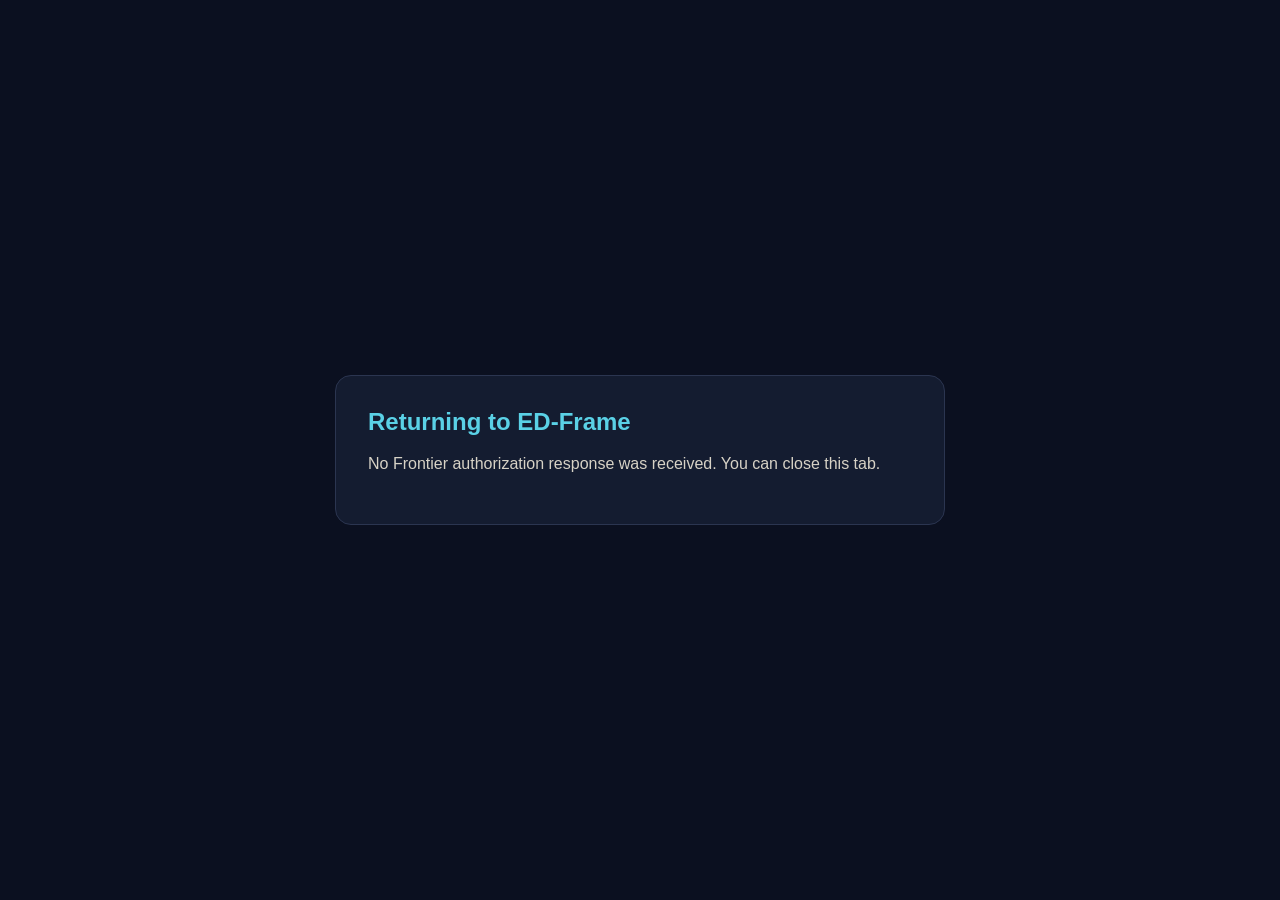
<file: oauth/callback.html>
<!doctype html>
<html lang="en">
<head>
  <meta charset="utf-8">
  <meta name="viewport" content="width=device-width, initial-scale=1">
  <meta name="referrer" content="no-referrer">
  <link rel="canonical"
        href="https://cmdrforcer.github.io/oauth/callback.html">
  <meta http-equiv="Content-Security-Policy"
        content="default-src 'none'; style-src 'unsafe-inline'; script-src 'unsafe-inline'; base-uri 'none'; form-action 'none'">
  <title>Return to ED-Frame</title>
  <style>
    :root { color-scheme: dark; font-family: "Segoe UI", sans-serif; }
    body { margin: 0; min-height: 100vh; display: grid; place-items: center;
           color: #f7f2e9; background: #0b1020; }
    main { width: min(34rem, calc(100% - 3rem)); padding: 2rem;
           border: 1px solid #2b3550; border-radius: 1rem; background: #141c30; }
    h1 { margin-top: 0; color: #5ad1e6; font-size: 1.5rem; }
    p { color: #d7d2c6; line-height: 1.55; }
    a { display: inline-block; margin-top: .75rem; padding: .8rem 1rem;
        border-radius: .6rem; color: #0b1020; background: #ff9d5c;
        font-weight: 700; text-decoration: none; }
    a[hidden] { display: none; }
  </style>
</head>
<body>
  <main>
    <h1>Returning to ED-Frame</h1>
    <p id="status">The authorization response is being returned to the desktop app.</p>
    <a id="open-app" href="edec://oauth/callback">Open ED-Frame</a>
  </main>
  <script>
    (() => {
      "use strict";
      const allowed = ["code", "state", "error", "error_description"];
      const incoming = new URLSearchParams(window.location.search);
      const outgoing = new URLSearchParams();
      for (const name of allowed) {
        if (incoming.has(name)) outgoing.set(name, incoming.get(name));
      }
      const target = "edec://oauth/callback" +
        (outgoing.size ? "?" + outgoing.toString() : "");
      const link = document.getElementById("open-app");
      link.href = target;
      if (!outgoing.has("code") && !outgoing.has("error")) {
        document.getElementById("status").textContent =
          "No Frontier authorization response was received. You can close this tab.";
        link.hidden = true;
        return;
      }
      window.location.replace(target);
    })();
  </script>
</body>
</html>
</file>
<file: server-statistics.css>
.server-dashboard { margin-block:2rem; scroll-margin-top:6rem; }
.server-dashboard [hidden] { display:none !important; }
.stats-topline { display:flex; align-items:center; justify-content:space-between; flex-wrap:wrap; gap:1rem; margin-bottom:1.2rem; }
.stats-topline h3 { font-size:1.4rem; }
.stats-controls { display:flex; align-items:center; flex-wrap:wrap; gap:.8rem; }
.stats-status { display:inline-flex; align-items:center; gap:.5rem; padding:.35rem .65rem; border:1px solid var(--border); border-radius:3px; font:500 .75rem var(--mono); color:var(--muted); }
.stats-status::before { content:""; width:7px; height:7px; border-radius:50%; background:currentColor; }
.stats-status[data-state="current"] { color:var(--success); border-color:rgba(95,214,166,.4); }
.stats-status[data-state="delayed"],.stats-status[data-state="unavailable"] { color:var(--accent); }
.stats-refresh { padding:.5rem .8rem; border:1px solid var(--border); border-radius:3px; background:var(--panel); color:var(--text); font:500 .75rem var(--mono); cursor:pointer; }
.stats-refresh:hover { border-color:var(--cyan); }
.stats-refresh:disabled { opacity:.55; cursor:wait; }
.stats-refresh:focus-visible,.stats-details summary:focus-visible { outline:2px solid var(--cyan); outline-offset:4px; }
.stats-grid { display:grid; grid-template-columns:repeat(3,minmax(0,1fr)); gap:1rem; }
.stats-card { padding:1.2rem 1.25rem; min-width:0; background:linear-gradient(135deg,rgba(90,209,230,.06),transparent 75%),var(--panel); }
.stats-label { display:flex; align-items:center; gap:.55rem; color:var(--cyan); font:600 .7rem var(--mono); letter-spacing:.06em; text-transform:uppercase; }
.stats-icon { width:20px; height:20px; flex:none; fill:none; stroke:currentColor; stroke-width:1.7; stroke-linecap:round; stroke-linejoin:round; }
.stats-value { display:block; margin:.6rem 0 .2rem; color:var(--text); font:700 clamp(1.7rem,3vw,2.25rem) var(--display); font-variant-numeric:tabular-nums; line-height:1.2; }
.stats-caption,.stats-detail { margin:0; font-size:.78rem; color:var(--text2); }
.stats-detail { margin-top:.4rem; color:var(--muted); }
.stats-intake { margin-top:1rem; padding:1.4rem; background:linear-gradient(110deg,rgba(95,214,166,.06),transparent 65%),var(--panel); }
.stats-intake-head { display:flex; justify-content:space-between; gap:1rem; flex-wrap:wrap; align-items:baseline; }
.stats-intake h4 { margin:0; color:var(--text); font:600 1.05rem var(--display); }
.stats-window { font:.72rem var(--mono); color:var(--muted); }
.stats-intake-grid { display:grid; grid-template-columns:repeat(4,minmax(0,1fr)); gap:1.2rem; margin:1.1rem 0; }
.stats-intake-grid strong { display:block; color:var(--text); font:600 clamp(1.2rem,2.5vw,1.65rem) var(--display); font-variant-numeric:tabular-nums; }
.stats-intake-grid span { color:var(--muted); font-size:.75rem; }
.stats-intake-grid .stats-used { color:var(--success); }
.stats-intake-grid .stats-ignored { color:var(--accent); }
.stats-meter { display:flex; height:8px; overflow:hidden; border-radius:3px; background:var(--border); }
.stats-meter-used { background:var(--success); width:0; }
.stats-meter-ignored { background:var(--accent); width:0; }
.stats-meter-errors { background:#f07788; width:0; }
.stats-explanation { font-size:.78rem; color:var(--muted); margin:.8rem 0 0; }
.stats-details { margin-top:1rem; border-top:1px solid var(--border); padding-top:.8rem; }
.stats-details summary { cursor:pointer; color:var(--cyan); font:500 .78rem var(--mono); padding:.35rem 0; }
.stats-table-wrap { overflow-x:auto; margin-top:.8rem; }
.stats-table { width:100%; border-collapse:collapse; font-size:.78rem; min-width:530px; }
.stats-table th { color:var(--muted); font-weight:500; }
.stats-table td,.stats-table th { text-align:right; padding:.65rem .5rem; border-bottom:1px solid var(--border); font-variant-numeric:tabular-nums; }
.stats-table td:first-child,.stats-table th:first-child { text-align:left; padding-left:0; }
.stats-table td:last-child,.stats-table th:last-child { padding-right:0; }
.stats-table code { display:block; font:.66rem var(--mono); color:var(--muted); }
.stats-footnote { display:flex; flex-wrap:wrap; gap:.4rem 1.2rem; font-size:.75rem; color:var(--muted); margin:1rem 0 0; }
.stats-notice { padding:.65rem .85rem; border-left:2px solid var(--accent); color:var(--text2); background:rgba(255,157,92,.05); font-size:.8rem; margin:1rem 0; }
@media(max-width:860px) { .stats-grid { grid-template-columns:repeat(2,minmax(0,1fr)); } .stats-intake-grid { grid-template-columns:repeat(2,minmax(0,1fr)); } }
@media(max-width:520px) { .stats-grid { grid-template-columns:1fr; } .stats-card { padding:1.1rem; } .stats-intake { padding:1.1rem; } .stats-topline { align-items:flex-start; } .stats-intake-grid { gap:.8rem; } }
</file>
